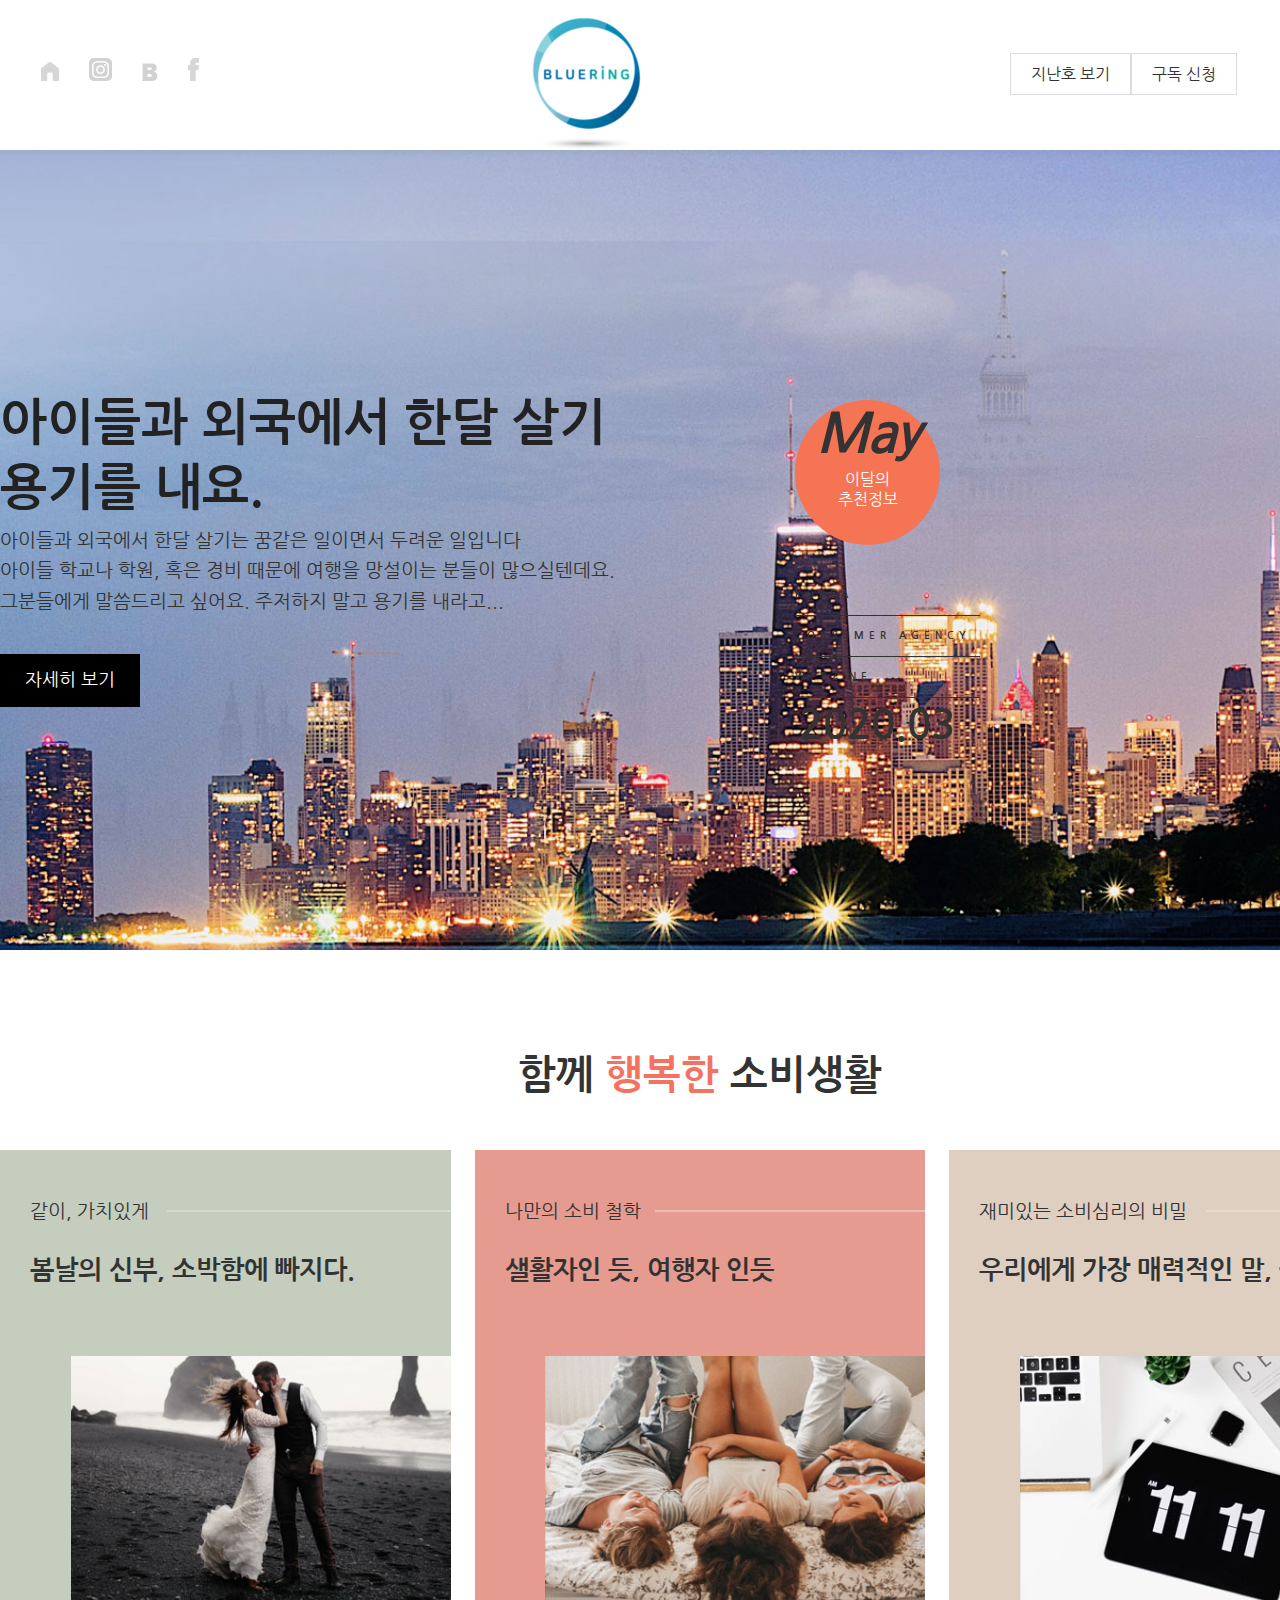
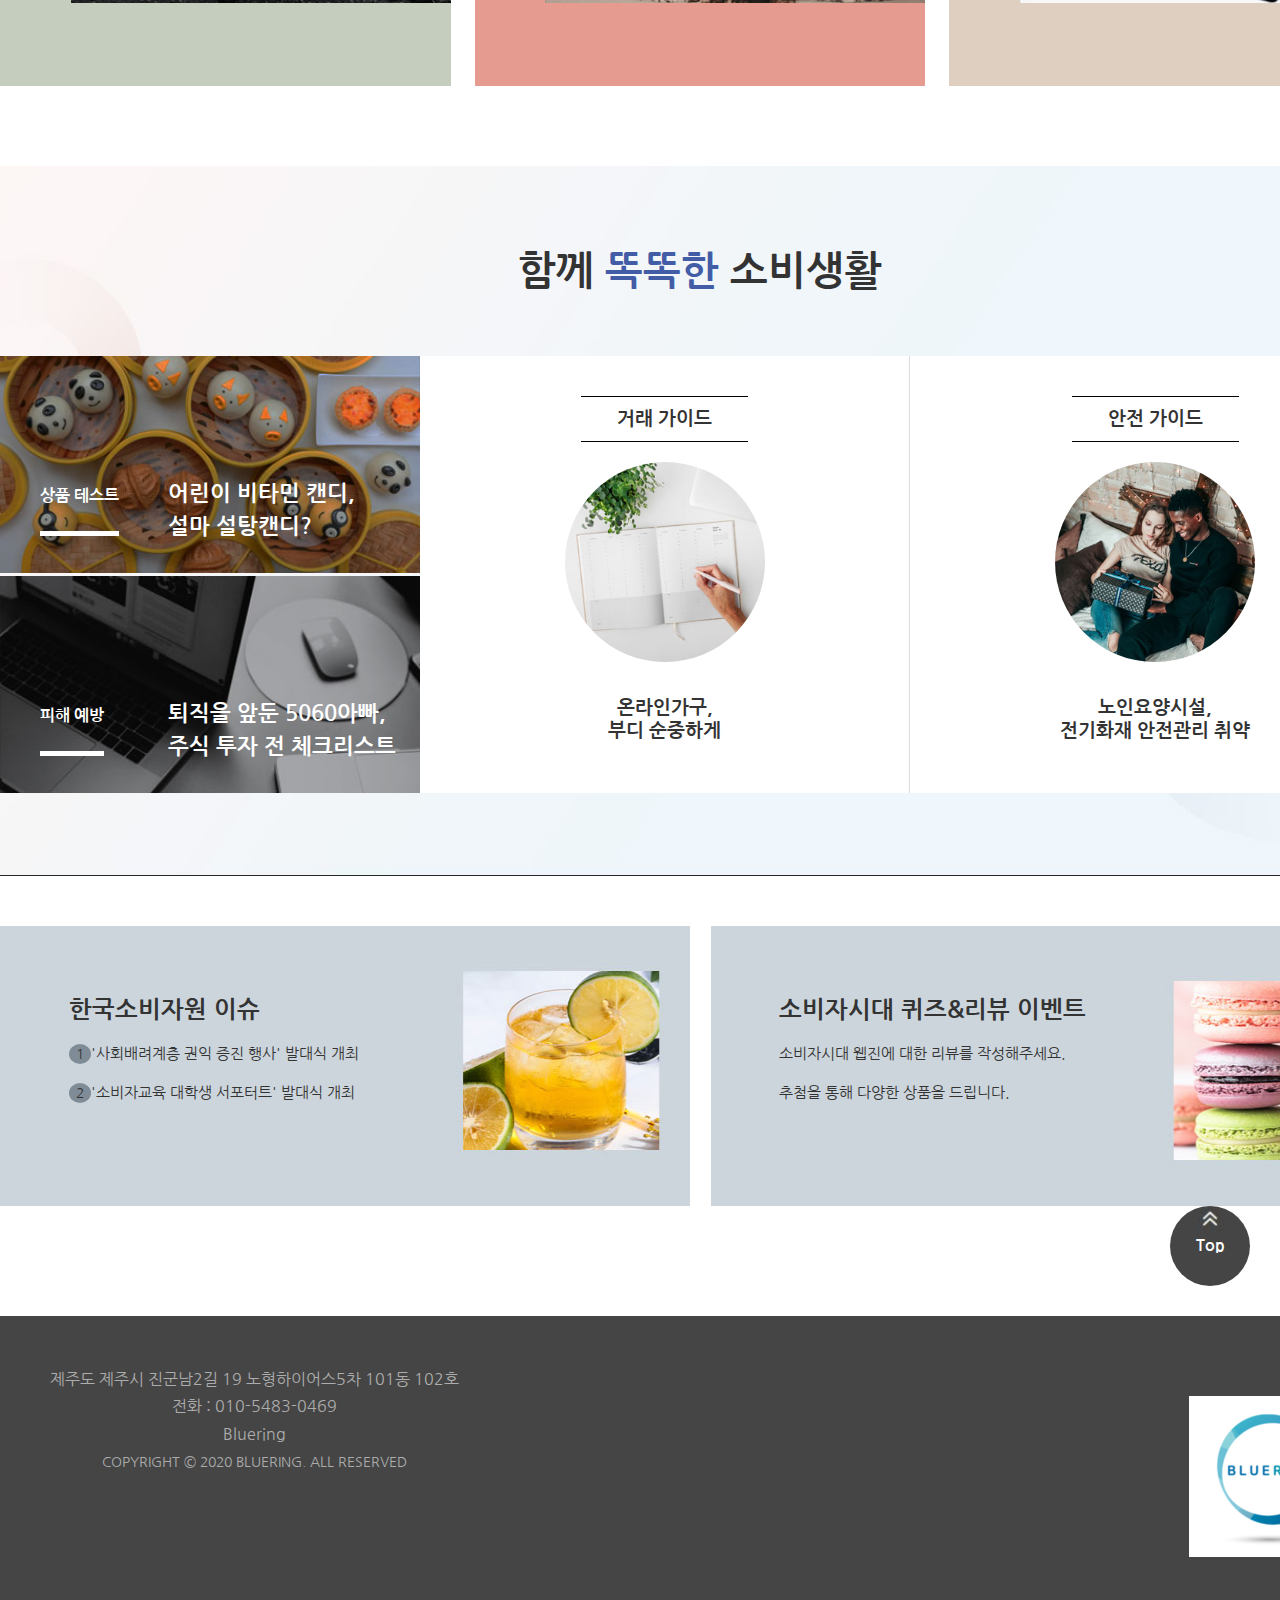
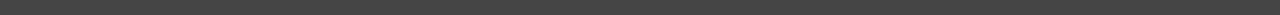
<file: consumer/index.html>
<!DOCTYPE html>
<html lang="ko">
<head>
    <meta charset="UTF-8">
    <meta name="viewport" content="width=device-width, initial-scale=1.0">
    <title>한국소비자원 연습</title>
    <link  rel="stylesheet" href="css/style.css" />
</head>
<body>
    <div class="wrap">
        <header>
            <div class="innerHeader" id="main">
                <nav class="util">
                    <ul>
                        <li><a href="#"><img src="img/util_01.gif" alt="home"/></a></li>
                        <li><a href="#"><img src="img/util_04.gif" alt="home"/></a></li>
                        <li><a href="#"><img src="img/util_02.gif" alt="home"/></a></li>
                        <li><a href="#"><img src="img/util_03.gif" alt="home"/></a></li>
                    </ul>
                </nav>
                <h1 class="logo"><a href="index.html"><img src="img/logob.png" alt="로고"></a></h1>
            </div>
            <div class="related">
                <a href="#"><p>지난호 보기</p></a>
                <a href="#"><p>구독 신청</p></a>
            </div>
        </header>

        <!-- section main -->
        <section class="main">
            <div class="inner">
                <div class="mainTitle">
                    <h2>아이들과 외국에서 한달 살기<br>용기를 내요.</h2>
                    <p>아이들과 외국에서 한달 살기는 꿈같은 일이면서 두려운 일입니다<br>아이들 학교나 학원, 혹은 경비 때문에 여행을 망설이는 분들이 많으실텐데요.<br>그분들에게 말씀드리고 싶어요. 주저하지 말고 용기를 내라고...</p>
                    <a href="#" class="btn">자세히 보기</a>
                </div>
            </div>
            <div class="may">
                <a href="#">
                    <strong>May</strong>
                    <p>이달의<br>추천정보</p>
                </a>
                <ul>
                    <li><a href="#">KOREA</a></li>
                    <li><a href="#">CONSUMER AGENCY</a></li>
                    <li><a href="#">WEBZINE</a></li>
                </ul>
                <h3>2020.03</h3>
            </div>
        </section>

        <!--section happy-->
        <section class="happy">
            <h2>함께 <span class="colortext">행복한</span> 소비생활</h2>
            <ul>
                <li><a href="#"><p>같이, 가치있게</p>
                <h3>봄날의 신부, 소박함에 빠지다.</h3>
                <p class="img"><img src="img/main_5month_05.jpg" /></p></a>
                </li>

                <li><a href="#"><p>나만의 소비 철학</p>
                <h3>샐활자인 듯, 여행자 인듯</h3>
                <p class="img"><img src="img/main_5month_07.jpg" /></p></a>
                </li>

                <li><a href="#"><p>재미있는 소비심리의 비밀</p>
                <h3>우리에게 가장 매력적인 말, 공짜</h3>
                <p class="img"><img src="img/main_5month_09.jpg" /></p></a>
                </li>
            </ul>
        </section>


        <!--section smart-->
        <section class="smart">
            <div class="inner">
                <h2>함께 <span class="colortext2">똑똑한</span> 소비생활</h2>
                <ul>
                    <li>
                        <a href="#">
                            <p class="img"><img src="img/main_5month_15.jpg" alt="설탕캔디" /></p>
                            <h3>어린이 비타민 캔디,<br>설마 설탕캔디?</h3>
                        </a>
                    </li>
                    <li>
                        <a href="#">
                            <p class="img"><img src="img/main_5month_18.jpg" alt="주식전체 케미체크리스트" /></p>
                            <h3>퇴직을 앞둔 5060아빠,<br>주식 투자 전 체크리스트</h3>
                        </a>
                    </li>
                </ul>

                <div class="row">
                    <div class="guide">
                        <p>거래 가이드</p>
                        <a href="#">
                            <p class="img"><img src="img/main_5month_19.jpg" alt="거래가이드" /></p>
                            <h3>온라인가구, <br>부디 순중하게</h3>
                        </a>
                    </div>
                    <div class="guide">
                        <p>안전 가이드</p>
                        <a href="#">
                            <p class="img"><img src="img/main_5month_20.jpg" alt="거래가이디" /></p>
                             <h3>노인요양시설, <br>전기화재 안전관리 취약</h3>
                        </a>
                    </div>
                </div>
            </div>
        </section>

        <!-- session issue-->
        <section class="news">
            <div class="issue">
                <h2>한국소비자원 이슈</h2>
                <p><span class="num">1</span>'사회배려계층 권익 증진 행사' 발대식 개최</p>
                <p><span class="num">2</span>'소비자교육 대학생 서포터트' 발대식 개최</p>
            </div>
            <div class="issue">
                <h2>소비자시대 퀴즈&리뷰 이벤트</h2>
                <p>소비자시대 웹진에 대한 리뷰를 작성해주세요.</p>
                <p>추첨을 통해 다양한 상품을 드립니다.</p>
            </div>
        </section>
        
        <a href="#main" class="top">
            <p>Top</p>
        </a>

        <!-- footer -->
        <footer>
            <div class="address">
               <p> 제주도 제주시 진군남2길 19 노형하이어스5차   101동 102호 <br>
                전화 : 010-5483-0469<br>
                Bluering<br>
                <span class="copy">COPYRIGHT &copy; 2020 BLUERING. ALL RESERVED</span></p>
                <p class="flogo">
                    <a href="#"><img src="img/logob.png" alt="footer logo" /></a>
                </p>
            </div>
        </footer>
    </div>
</body>
</html>
</file>
<file: consumer/css/style.css>
@charset "utf-8";
@import url('https://fonts.googleapis.com/css2?family=Nanum+Gothic:wght@400;700&display=swap');

/* reset */
* {
    margin: 0;
    padding: 0;
}

li {
    list-style: none;
}

a {
    color: inherit;
    text-decoration: none;
}

/* layout */
body {
    font-family: 'Nanum Gothic', sans-serif;
    font-size: 16px;
    color: #333;
    line-height: 1.25;
}

header {
    width: 100%;
    height: 150px;
    background: #fff;
    box-shadow: 0 4px 10px rgba(0, 0, 0, 0.1);
    position: relative;
}

.innerHeader .util ul {
    width: 218px;
    height: 100%;
    float: left;
    line-height: 150px;
    margin-left: 2%;
}

.innerHeader .util ul li {
    float: left;
    padding: 0 15px;
}

.innerHeader .logo {
    width: 270px;
    line-height: 150px;
    position: absolute;
    left: 50%;
    transform: translateX(-50%);
}

.innerHeader .logo a {
    display: block;
    width: 100%;
    height: 100%;
}

.related {
    width: 270px;
    margin-top:30px;
    float: right;
}

.related a {
    display: block;
    float: left;
    margin-top: 23px;
    padding: 10px 20px;
    border: 1px solid #ddd;
}

/*section main*/
.main {
    width: 100%;
    height: auto;
    background-image: url(../img/main_5month_02.jpg);
    background-size: cover;
    background-position: center;
    background-repeat: no-repeat;
    position: relative;
}

.main .inner {
    width: 1400px;
    height: 800px;
    margin: 0 auto;
    position: relative;
}

.main .inner .mainTitle {
    width: 653px;
    height: auto;
}

.main .inner .mainTitle h2 {
    position: absolute;
    top: 30%;
    left: 0;
    font-size: 50px;
    line-height: 1.3;
    color: #222;
    animation-name: titani;
    animation-duration: 1s;
}

@keyframes titani {
    0% {
        opacity: 0;
        top: 0;
    }

    30% {
        opacity: 0;
        top: 0;
    }

    100% {
        opacity: 1;
        top: 30%;
    }
}

.main .inner .mainTitle p {
    position: absolute;
    left: 0;
    top: 47%;
    font-size: 19px;
    line-height: 1.6;
    animation-name: titani-p;
    animation-duration: 0.5s;
}

@keyframes titani-p {
    0% {
        opacity: 0;
        transform: scale(0);
    }

    30% {
        opacity: 0;
        transform: scale(0);
    }

    100% {
        opacity: 1;
        transform: scale(1);
    }
}


.main .inner .mainTitle .btn {
    position: absolute;
    left: 0;
    top: 63%;
    display: inline-block;
    padding: 15px 25px;
    font-size: 18px;
    color: #fff;
    background: #000;
    animation-name: titani-btn;
    animation-duration: 2s;
}

@keyframes titani-btn {
    0% {
        opacity: 0;
        top: 70%;
    }

    30% {
        opacity: 0;
        top: 70%;
    }

    100% {
        opacity: 1;
        top: 63%;
    }
}


.may {
    position: absolute;
    width: 185px;
    height: 300px;
    top: 50%;
    transform: translateY(-50%);
    right: 300px;
}

.may>a {
    display: block;
    width: 145px;
    height: 145px;
    border-radius: 50%;
    background: #f57454;
    text-align: center;
    margin-bottom: 30px;
    animation-name: mayani;
    animation-duration: 1s;
}

@keyframes mayani {
    0% {
        opacity: 0;
        transform: scale(0);
    }

    30% {
        opacity: 0;
        transform: scale(0);
    }

    100% {
        opacity: 1;
        transform: scale(1);
    }
}

.may strong {
    font-style: italic;
    font-size: 55px;
    letter-spacing: -2px;
}

.may p {
    color: #fff;
}

.may ul {
    width: 185px;
    height: auto;
}

.may ul li {
    line-height: 40px;
    color: #333;
    font-size: 10px;
    letter-spacing: 5px;
    font-weight: 600;
    border-bottom: 1px solid #333;
    animation-name: mayLi;
    animation-duration: .8s;
}

@keyframes mayLi {
    0% {
        opacity: 0;
        letter-spacing: -5px;
    }

    30% {
        opacity: 0;
        letter-spacing: -5px;
    }

    50% {
        opacity: 0;
        letter-spacing: -5px;
    }

    100% {
        opacity: 1;
        letter-spacing: 5px;
    }
}

.may ul li:nth-child(2) {
    animation-duration: 1.2s;
    border-bottom: 1px solid #333;
}

.may ul li:nth-child(3) {
    animation-duration: 1.5s;
    border-bottom: 1px solid #333;
}

.may ul li a {
    display: block;
}

.may h3 {
    position: absolute;
    top: 100%;
    right: 25px;
    font-size: 40px;
    animation-name: mayh3;
    animation-duration: 1.8s;
}

@keyframes mayh3 {
    0% {
        opacity: 0;
        top: 95%;
    }

    30% {
        opacity: 0;
        top: 95%;
    }

    100% {
        opacity: 1;
        top: 100%;
    }
}



/*section happy*/
.happy {
    width: 1400px;
    margin: 0 auto;
    color: #333;
    margin-top: 100px;
}

.happy h2 {
    text-align: center;
    font-size: 40px;
    font-weight: bold;
    margin-bottom: 50px;
}

.happy h2 .colortext {
    color: #f57260;
}

.happy ul {
    width: 100%;
    height: auto;
    margin: 0 auto;
    overflow: hidden;
}

.happy ul li {
    float: left;
    width: 32.2%;
    margin-right: 1.7%;
    margin-bottom: 80px;
    background: #c5cdbe;
}

.happy ul li:nth-child(2) {
    background: #e59b90;
}

.happy ul li:nth-child(3) {
    margin-right: 0;
    background: #dfcfc0;
}

.happy ul li a {
    display: block;
    width: 100%;
    height: 100%;
    padding: 50px 0 50px 30px;
    box-sizing: border-box;
    position: relative;
    overflow: hidden;
    text-align: left;
}

.happy ul li p {
    font-size: 19px;
    margin-bottom: 30px;
}

.happy ul li h3 {
    font-size: 26px;
    margin-bottom: 70px;
}

.happy ul li p.img {
    width: 380px;
    height: 250px;
    margin-right: 0;
    float: right;
    overflow: hidden;
}

.happy ul li p.img img {
    width: 100%;
    transition: all 0.3s;
}

.happy ul li a:after {
    content: '';
    position: absolute;
    top: 60px;
    right: 0;
    width: 63%;
    height: 2px;
    background: rgba(237, 237, 233, 0.42);
}

.happy ul li:nth-child(2) a:after {
    width: 60%;
}

.happy ul li:nth-child(3) a:after {
    width: 43%;
}

.happy ul li a:hover .img img {
    transform: scale(1.2);
    transition: all 1s;
}

/*section smart*/
.smart {
    width: 100%;
    height: auto;
    background-image: url(../img/section.jpg);
    background-repeat: no-repeat;
    background-size: cover;
    background-position: center;
    padding: 80px 0;
}

.smart .inner {
    width: 1400px;
    height: auto;
    margin: 0 auto;
    text-align: center;
    overflow: hidden;
}

.smart .inner h2 {
    font-size: 40px;
    margin-bottom: 60px;
}

.smart .inner h2 .colortext2 {
    color: #425ca6;
}

.smart .inner ul {
    width: 30%;
    float: left;
}

.smart .inner ul li {
    width: 100%;
}

.smart .inner ul li a {
    display: block;
    width: 100%;
    position: relative;
    text-align: left;
}

.smart .inner ul li a .img {
    width: 100%;
    height: 220px;
    overflow: hidden;
}

.smart .inner ul li a .img img {
    width: 100%;
}

.smart .inner ul li a h3 {
    font-size: 22px;
    line-height: 1.5;
    position: absolute;
    top: 55%;
    left: 40%;
    color: #fff;
}

.smart .inner ul li a:before {
    content: '상품 테스트';
    position: absolute;
    left: 40px;
    bottom: 40px;
    font-size: 16px;
    font-weight: bold;
    color: #fff;
    padding-bottom: 25px;
    border-bottom: 5px solid #fff;
}

.smart .inner ul li:nth-child(2) a:before {
    content: '피해 예방';
}

.smart .row {
    float: right;
    width: 70%;
    height: 437px;
}

.smart .row .guide {
    width: 50%;
    float: left;
    background: #fff;
    text-align: center;
    padding: 20px 0;
    box-sizing: border-box;
}

.smart .row .guide>p {
    width: 30%;
    margin-top: 30px;
    font-size: 19px;
    font-weight: bold;
    margin: 20px auto;
    border-top: 1px solid #000;
    border-bottom: 1px solid #000;
    padding: 10px;
}

.smart .row .guide p.img {
    display: inline-block;
    width: 200px;
    height: 200px;
    border-radius: 50%;
    overflow: hidden;
    margin-bottom: 30px;
}

.smart .row .guide p.img img {
    width: 100%;
    transition: all 0.5s;
}

.smart .row .guide a:hover p.img img {
    transform: scale(1.3);
    transition: all 1s;
}

.smart .row .guide:first-child {
    border-right: 1px solid #ddd;
}

.smart .row .guide h3 {
    margin-bottom: 30px;
}

/*session issue*/
.news {
   width:1400px;
   height:auto;
   margin:0 auto; 
   overflow: hidden;
}

.news .issue {
    margin-top:50px;
    width: 49.25%;
    height:280px;
    float: left;
    margin-right: 1.5%;
    background: url("../img/img_08.jpg");
    background-repeat: no-repeat;
     background-size:cover;
    background-position: center ;
}

.news .issue:nth-child(2) {
    margin-right: 0;
    background: url("../img/img_09.jpg");
}

.news .issue h2 {
    margin-top: 10%;
    margin-left: 10%;
}

.news .issue p {
    font-size: 15px;
    color:#333;
    margin-top: 20px;
    margin-left: 10%;
}

.news .issue .num {
    font-size: 14px;
    padding:3px 7px;
    background: #7f8c97;
    border-radius: 50%;
}


/*footer*/
footer{
    width:100%;
    height:auto;
    background: #454545;
    color:#adadad;
    overflow: hidden;
}

footer .address {
    width:1400px;
    margin:0 auto;
    line-height: 1.7;
      
}

footer .address p {
    float: left;
    margin:50px;
    text-align: center;
}

footer .address .copy {
    font-size: 14px;
}

footer .address .flogo{
    float: right;
    padding-top:30px;
}
.top {
    float: right;
    margin-right: 30px;
    margin-bottom: 30px;
    width: 80px;
    height: 80px;
    background-color: #454545;
    border-radius: 50%;
    background-image: url("../img/arrow.JPG");
    background-repeat: no-repeat;
    background-size: 25px;
    background-position:top;
    position: relative;
}

.top a {
    display: block;
    width: 100%;
    height: 100%;
}

.top p {
    font-size: 16px;
    font-weight: bold;
    color:#fff;
    position: absolute;
    top:50%;
    left:50%;
    transform: translate(-50%, -50%);
}
</file>
